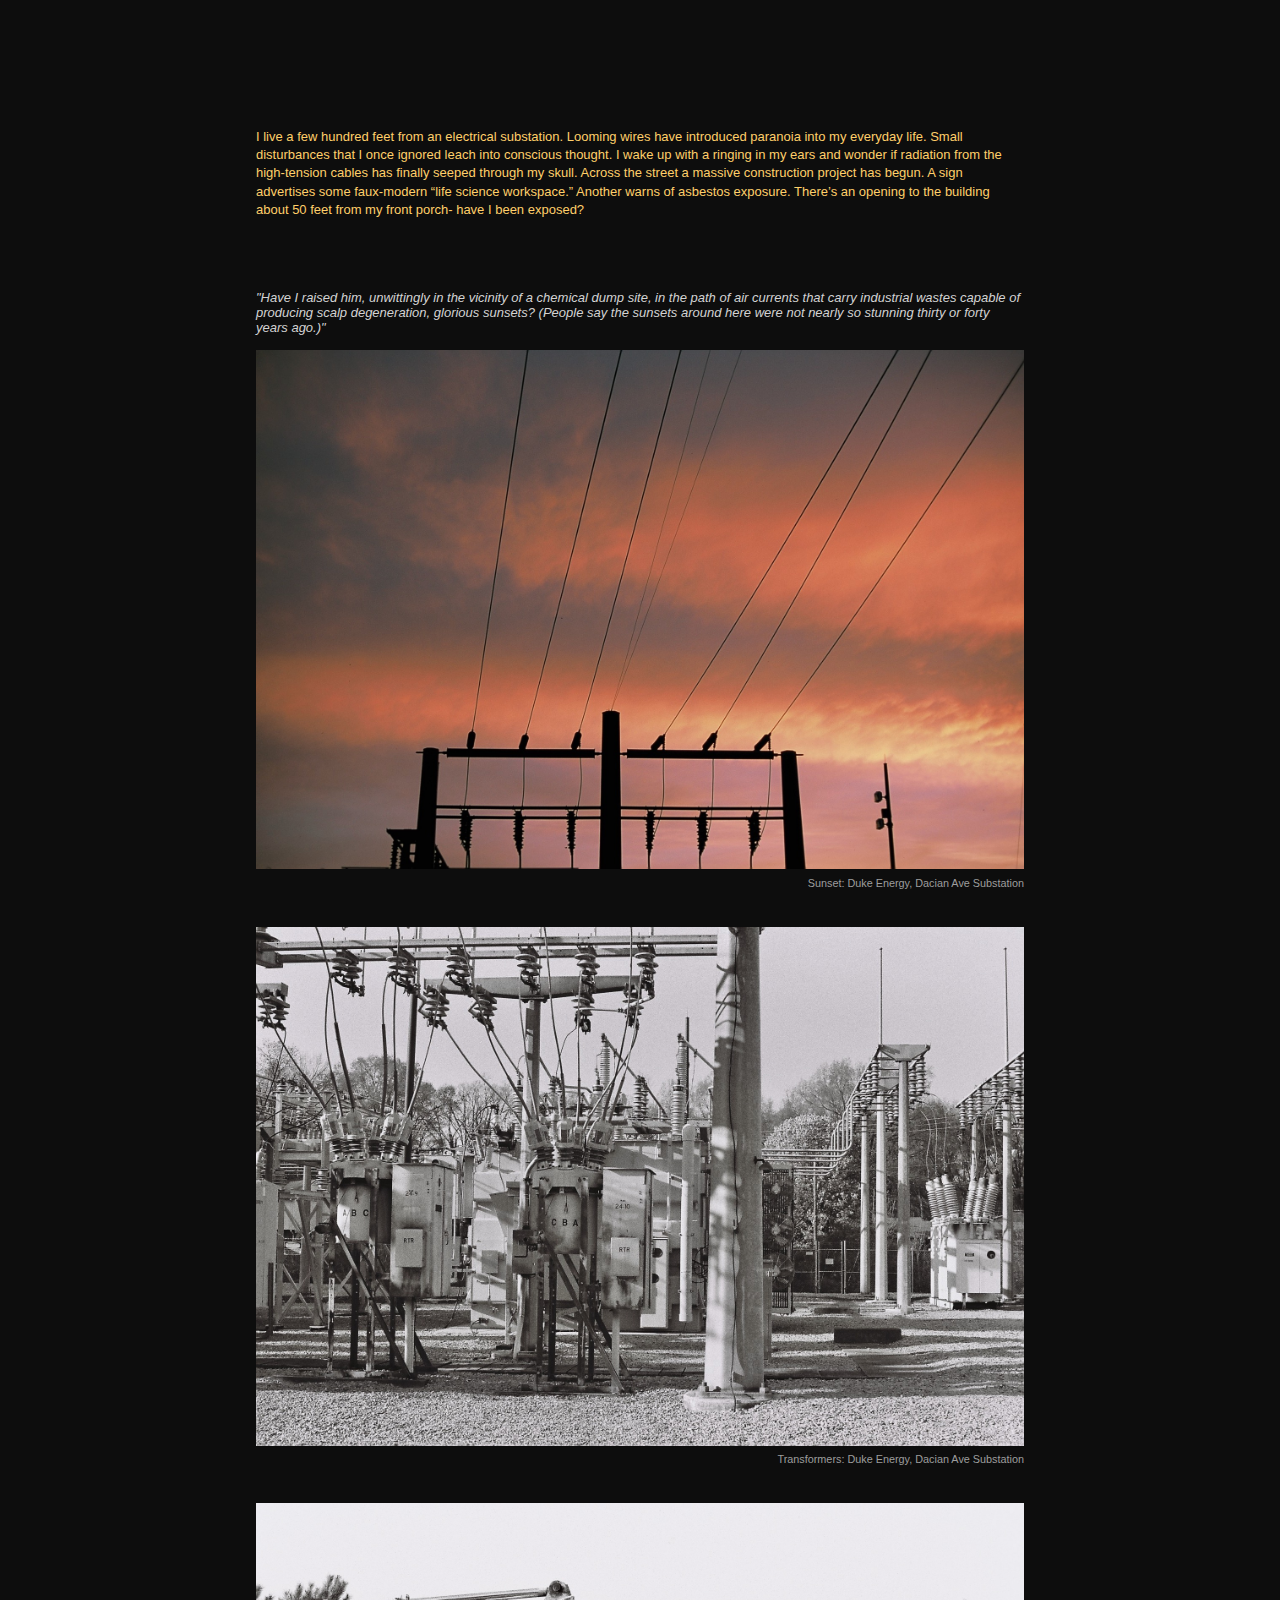
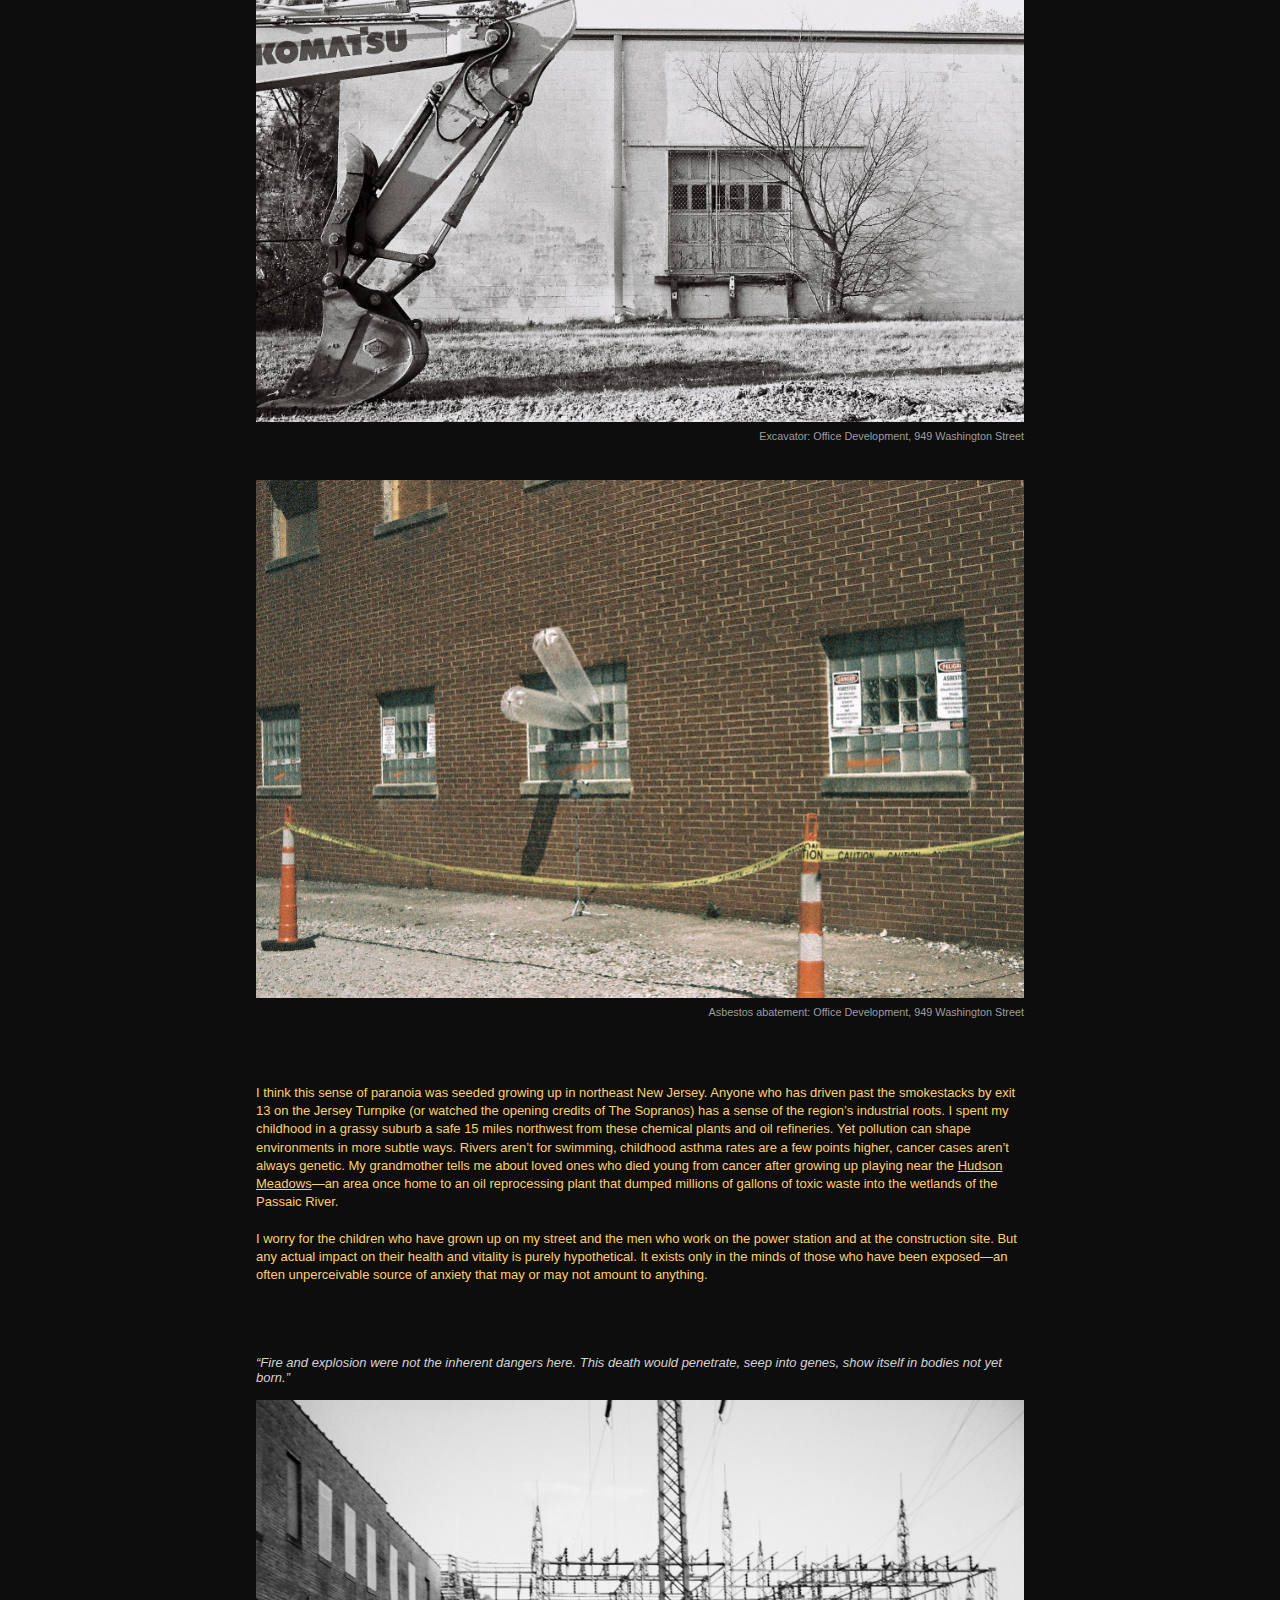
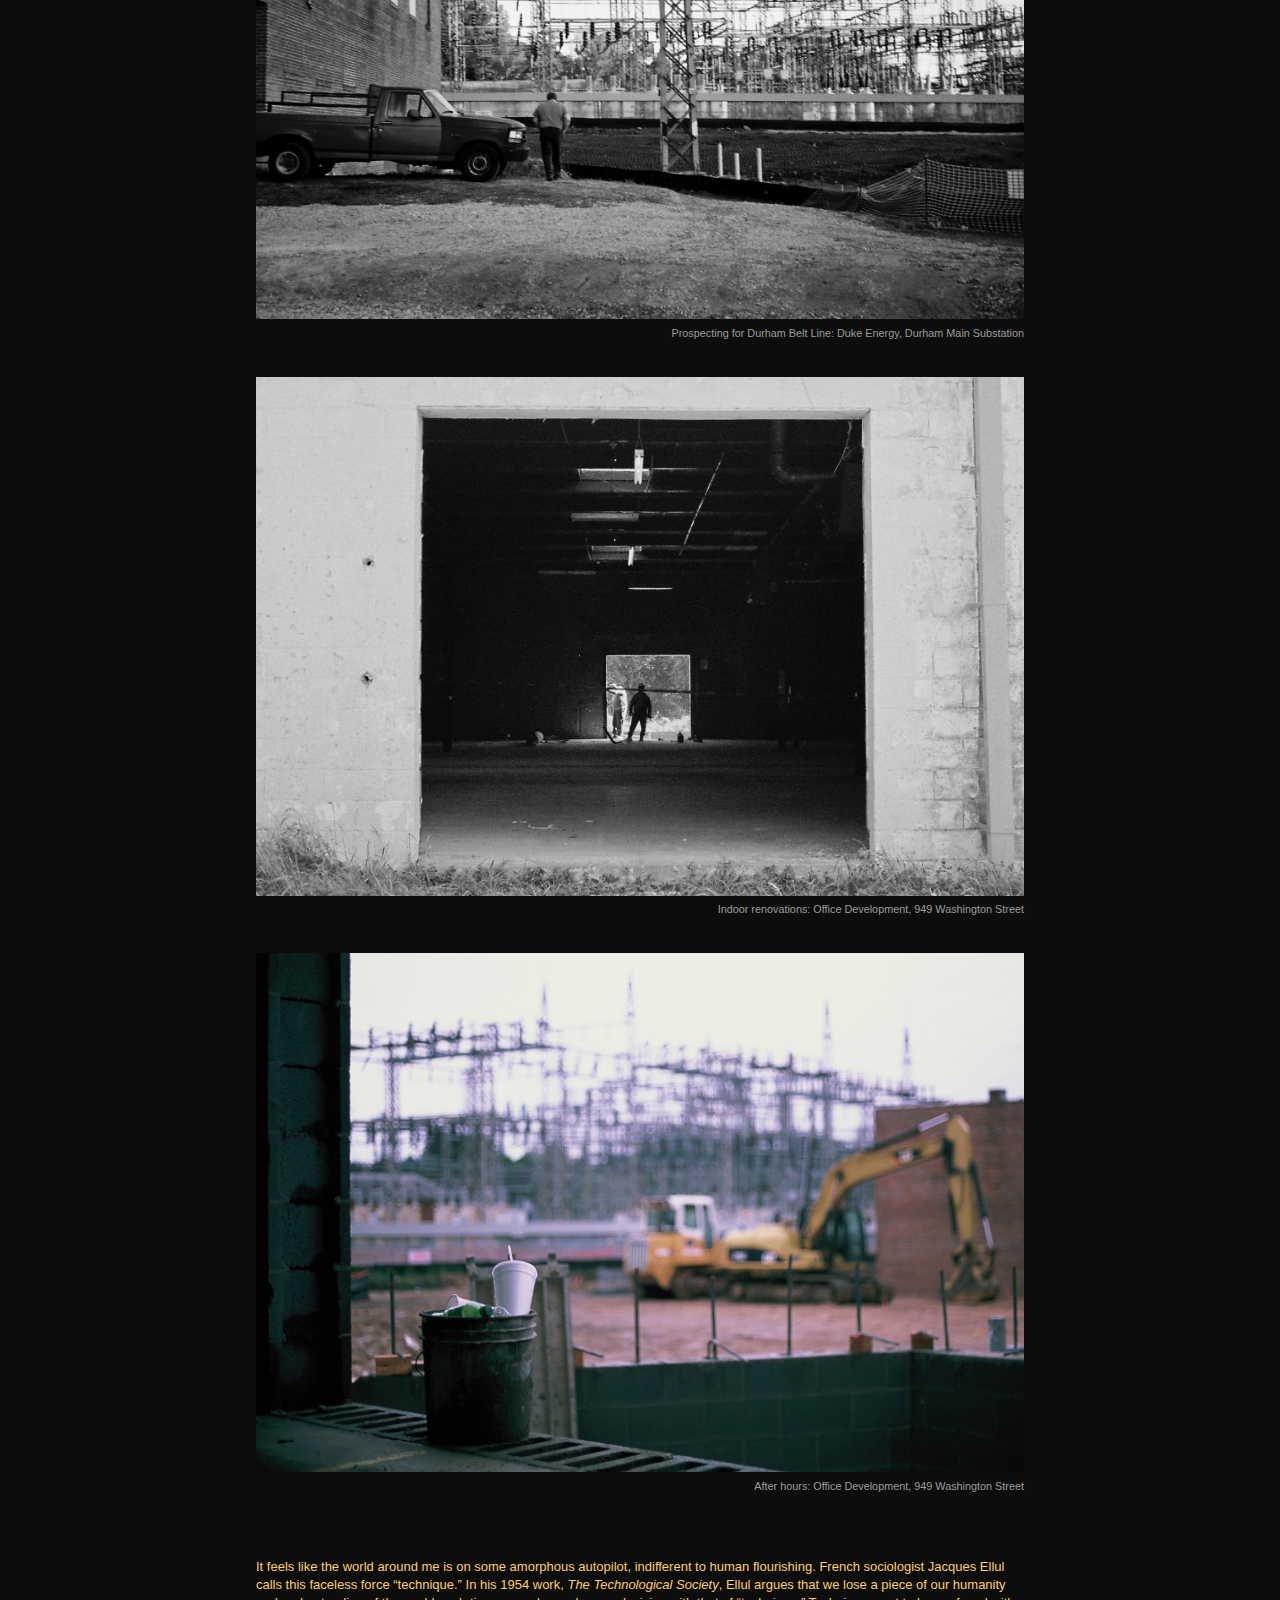
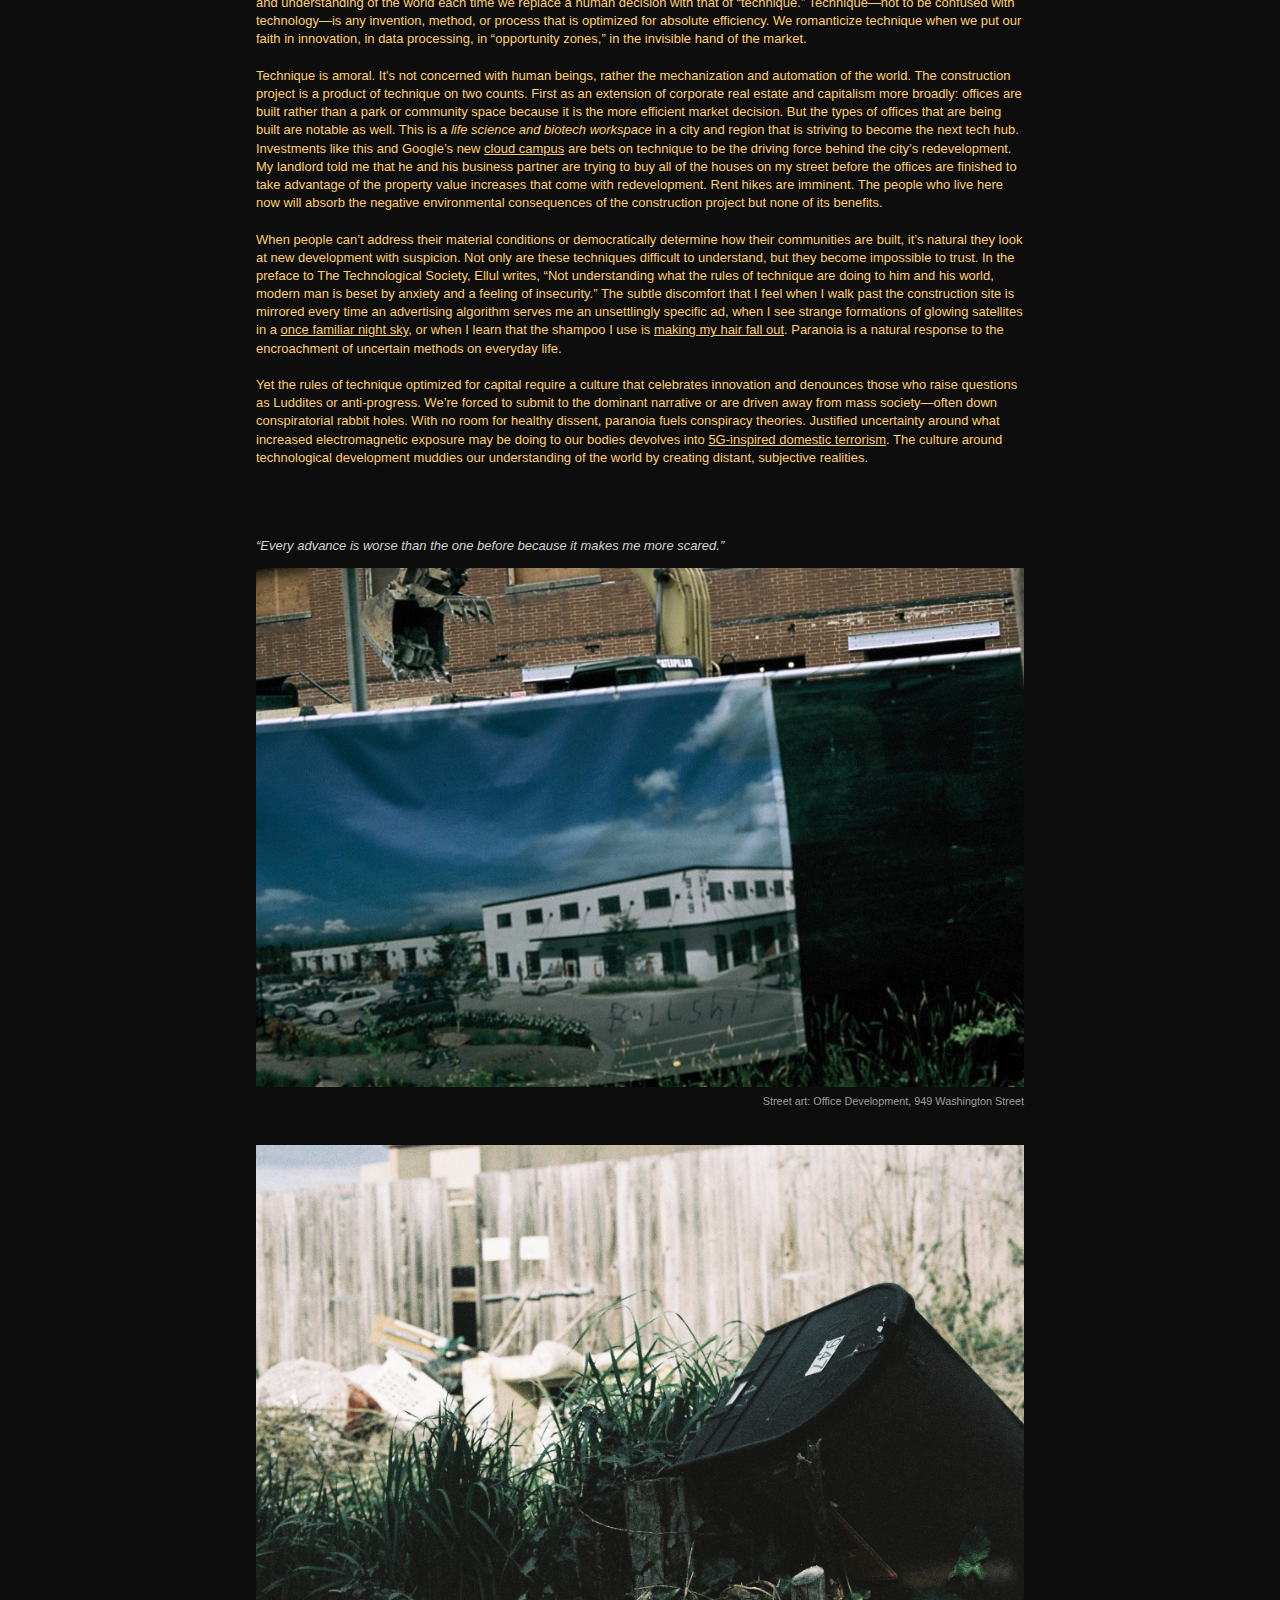
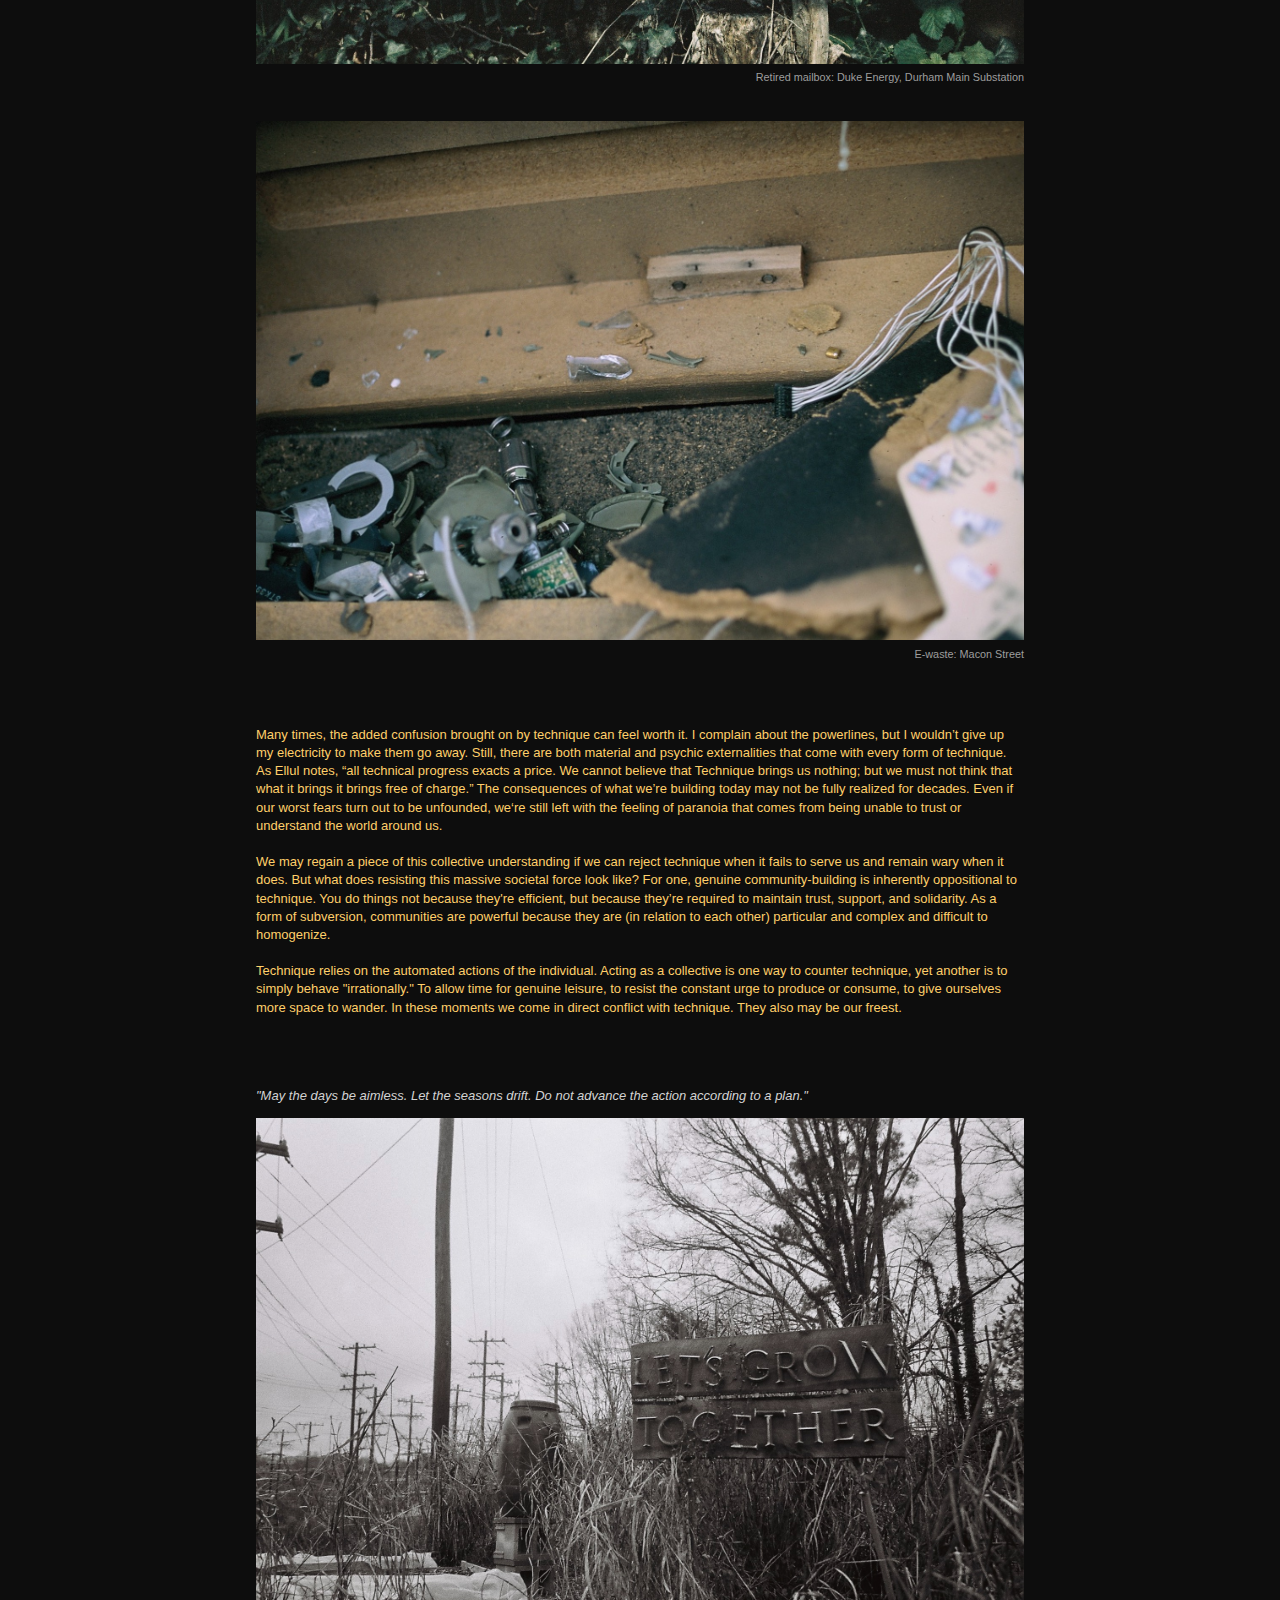
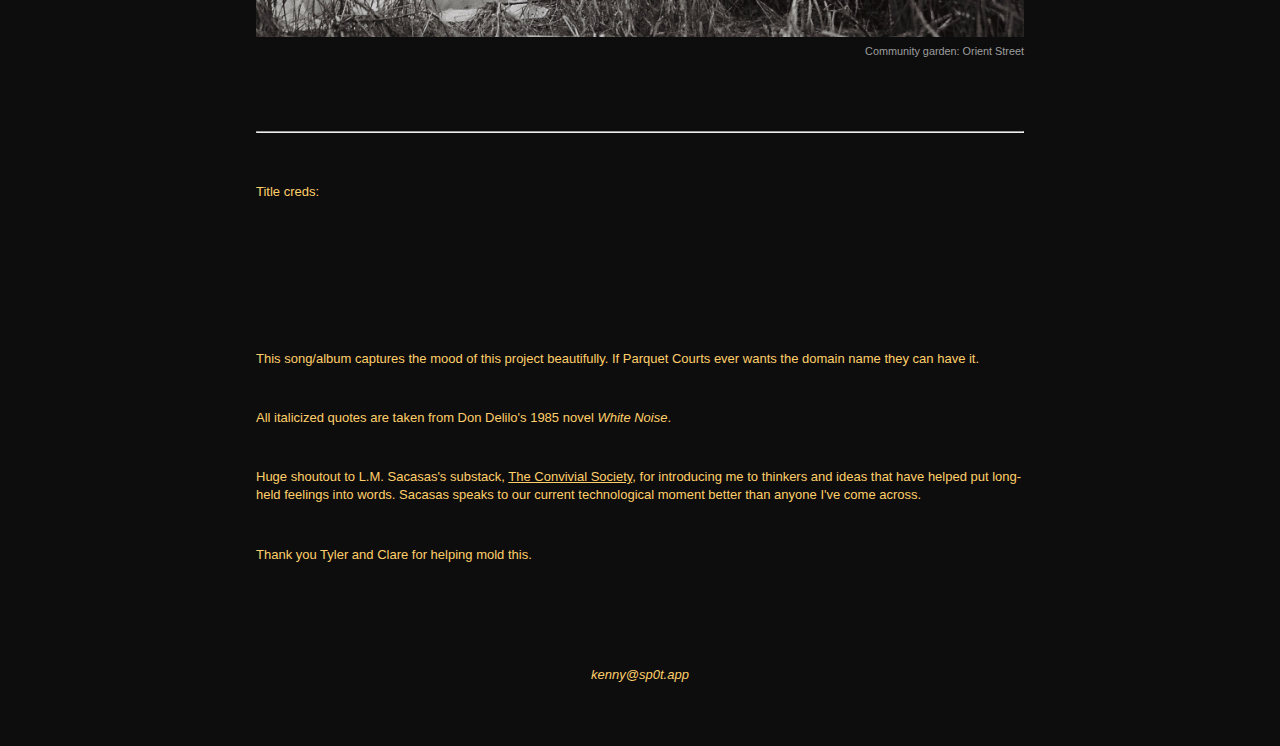
<file: index.html>
<!DOCTYPE html>
<!--[if lt IE 7]>      <html class="no-js lt-ie9 lt-ie8 lt-ie7"> <![endif]-->
<!--[if IE 7]>         <html class="no-js lt-ie9 lt-ie8"> <![endif]-->
<!--[if IE 8]>         <html class="no-js lt-ie9"> <![endif]-->
<!--[if gt IE 8]>      <html class="no-js"> <!--<![endif]-->
<html>
    <head>
        <meta charset="utf-8">
        <meta http-equiv="X-UA-Compatible" content="IE=edge">
        <title> Psycho Structures </title>
        <meta name="description" content="An exploration into technologically-induced paranoia through the lens of Jacques Ellul's technique">
        <meta name="viewport" content="width=device-width, initial-scale=1">
        <link rel="stylesheet" href="stylesheet.css">
        <link rel="icon" type="image/jpeg" href="Images/R1-06677-0031.jpeg">
    </head>
    <body class="body"> 
        <script src="" async defer></script>

        <p class="content"> 
            I live a few hundred feet from an electrical substation. Looming wires have introduced paranoia into my everyday life. 
            Small disturbances that I once ignored leach into conscious thought. 
            I wake up with a ringing in my ears and wonder if radiation from the high-tension cables has finally seeped through my skull. 
            Across the street a massive construction project has begun. A sign advertises some faux-modern “life science workspace.” Another warns of asbestos exposure. 
            There’s an opening to the building about 50 feet from my front porch- have I been exposed?
        </p>

        <br>
        <br>
        <br>

        <p class="quotes"> "Have I raised him, unwittingly in the vicinity of a chemical dump site, in the path of air currents that carry industrial wastes capable of producing scalp degeneration, glorious sunsets? 
            (People say the sunsets around here were not nearly so stunning thirty or forty years ago.)"</p>
        
        <img src="Images/R1-06677-0032.jpeg" alt="Sunset at powerlines", class="photo">
        <p class="captions">Sunset: Duke Energy, Dacian Ave Substation</p>
        <br>
        <img src="Images/R1-05410-0012.jpeg" alt="Main substation", class="photo">
        <p class="captions">Transformers: Duke Energy, Dacian Ave Substation</p>
        <br>
        <img src="Images/R1-05410-0007.jpeg" alt="Crane", class="photo">
        <p class="captions">Excavator: Office Development, 949 Washington Street</p>
        <br>
        <img src="Images/R1-05351-0016.jpeg" alt="Asbestos abatement" class="photo">
        <p class="captions">Asbestos abatement: Office Development, 949 Washington Street</p>
        <br>
        <br>
        
        <p class="content">
            I think this sense of paranoia was seeded growing up in northeast New Jersey. Anyone who has driven past the smokestacks by exit 13 on the Jersey Turnpike (or watched the opening credits of The Sopranos) has a sense of the region’s industrial roots. 
            I spent my childhood in a grassy suburb a safe 15 miles northwest from these chemical plants and oil refineries. 
            Yet pollution can shape environments in more subtle ways. Rivers aren’t for swimming, childhood asthma rates are a few points higher, cancer cases aren’t always genetic. 
            My grandmother tells me about loved ones who died young from cancer after growing up playing near the <a class="link", href=https://www.nj.com/hudson/2020/10/who-will-foot-24m-bill-to-clean-up-of-one-of-hudson-countys-most-polluted-sites.html>Hudson Meadows</a>—an area once home to an oil reprocessing plant that dumped millions of gallons of toxic waste into the wetlands of the Passaic River. 
            <br>
            <br>
            I worry for the children who have grown up on my street and the men who work on the power station and at the construction site. 
            But any actual impact on their health and vitality is purely hypothetical. It exists only in the minds of those who have been exposed—an often unperceivable source of anxiety that may or may not amount to anything.
        </p>

        <br>
        <br>
        <br>

        <p class="quotes"> “Fire and explosion were not the inherent dangers here. This death would penetrate, seep into genes, show itself in bodies not yet born.” </p>

        <img src="Images/R1-05350-0021.jpeg" alt="Man at substation", class="photo">
        <p class="captions">Prospecting for Durham Belt Line: Duke Energy, Durham Main Substation</p>
        <br>
        <img src="Images/R1-05351-0007.jpeg" alt="Men at construction site", class="photo">
        <p class="captions">Indoor renovations: Office Development, 949 Washington Street</p>
        <br>
        <img src="Images/R1-06677-0025.jpeg" alt="Trash at construction site", class="photo">
        <p class="captions">After hours: Office Development, 949 Washington Street</p>
        <br>
        <br>

        <p class="content"> 
            It feels like the world around me is on some amorphous autopilot, indifferent to human flourishing. French sociologist Jacques Ellul calls this faceless force “technique.” 
            In his 1954 work, <i>The Technological Society</i>, Ellul argues that we lose a piece of our humanity and understanding of the world each time we replace a human decision with that of “technique.” 
            Technique—not to be confused with technology—is any invention, method, or process that is optimized for absolute efficiency. We romanticize technique when we put our faith in innovation, in data processing, in “opportunity zones,” in the invisible hand of the market.
            <br>
            <br>
            Technique is amoral. It's not concerned with human beings, rather the mechanization and automation of the world. The construction project is a product of technique on two counts. 
            First as an extension of corporate real estate and capitalism more broadly: offices are built rather than a park or community space because it is the more efficient market decision. 
            But the types of offices that are being built are notable as well. This is a <i>life science and biotech workspace</i> in a city and region that is striving to become the next tech hub.
            Investments like this and Google’s new <a class="link", href=https://www.newsobserver.com/news/business/article250013204.html>cloud campus</a> are bets on technique to be the driving force behind the city’s redevelopment. 
            My landlord told me that he and his business partner are trying to buy all of the houses on my street before the offices are finished to take advantage of the property value increases that come with redevelopment. Rent hikes are imminent. 
            The people who live here now will absorb the negative environmental consequences of the construction project but none of its benefits.
            <br>
            <br>
            When people can’t address their material conditions or democratically determine how their communities are built, it’s natural they look at new development with suspicion. 
            Not only are these techniques difficult to understand, but they become impossible to trust. 
            In the preface to The Technological Society, Ellul writes, “Not understanding what the rules of technique are doing to him and his world, modern man is beset by anxiety and a feeling of insecurity.”  
            The subtle discomfort that I feel when I walk past the construction site is mirrored every time an advertising algorithm serves me an unsettlingly specific ad, when I see strange formations of glowing satellites in a <a class="link", href=https://theconvivialsociety.substack.com/p/what-did-we-lose-when-we-lost-the>once familiar night sky</a>, or when I learn that the shampoo I use is <a class="link", href=https://www.classaction.org/blog/class-action-lawsuit-claims-ogx-shampoos-conditioners-may-cause-scalp-irritation-hair-loss>making my hair fall out</a>. 
            Paranoia is a natural response to the encroachment of uncertain methods on everyday life.
            <br>
            <br>
            Yet the rules of technique optimized for capital require a culture that celebrates innovation and denounces those who raise questions as Luddites or anti-progress. 
            We’re forced to submit to the dominant narrative or are driven away from mass society—often down conspiratorial rabbit holes. With no room for healthy dissent, paranoia fuels conspiracy theories. 
            Justified uncertainty around what increased electromagnetic exposure may be doing to our bodies devolves into <a class="link", href=https://thebaffler.com/salvos/escape-from-electrosmog-malmgren>5G-inspired domestic terrorism</a>. The culture around technological development muddies our understanding of the world by creating distant, subjective realities.
        </p>

        <br>
        <br>
        <br>

        <p class="quotes"> “Every advance is worse than the one before because it makes me more scared.” </p>

        <img src="Images/R1-06677-0029.jpeg" alt="Construction site grafitti", class="photo">
        <p class="captions">Street art: Office Development, 949 Washington Street</p>
        <br>
        <img src="Images/R1-05351-0032.jpeg" alt="Mailbox", class="photo">
        <p class="captions">Retired mailbox: Duke Energy, Durham Main Substation</p>
        <br>
        <img src="Images/R1-06677-0002.jpeg" alt="E-waste", class="photo">
        <p class="captions">E-waste: Macon Street</p>
        <br>
        <br>

        <p class="content"> 
            Many times, the added confusion brought on by technique can feel worth it. I complain about the powerlines, but I wouldn’t give up my electricity to make them go away. 
            Still, there are both material and psychic externalities that come with every form of technique. As Ellul notes, “all technical progress exacts a price. 
            We cannot believe that Technique brings us nothing; but we must not think that what it brings it brings free of charge.” The consequences of what we’re building today may not be fully realized for decades. 
            Even if our worst fears turn out to be unfounded, we‘re still left with the feeling of paranoia that comes from being unable to trust or understand the world around us.
            <br>
            <br>
            We may regain a piece of this collective understanding if we can reject technique when it fails to serve us and remain wary when it does. 
            But what does resisting this massive societal force look like? For one, genuine community-building is inherently oppositional to technique. 
            You do things not because they're efficient, but because they’re required to maintain trust, support, and solidarity. 
            As a form of subversion, communities are powerful because they are (in relation to each other) particular and complex and difficult to homogenize. 
            <br>
            <br>
            Technique relies on the automated actions of the individual. Acting as a collective is one way to counter technique, yet another is to simply behave "irrationally."
            To allow time for genuine leisure, to resist the constant urge to produce or consume, to give ourselves more space to wander. 
            In these moments we come in direct conflict with technique. They also may be our freest.
        
        </p> 

        <br>
        <br>
        <br>

        <p class="quotes"> "May the days be aimless. Let the seasons drift. Do not advance the action according to a plan." </p>

        <img src="Images/R1-03423-0009.jpeg" alt="Let's grow together", class="photo">
        <p class="captions">Community garden: Orient Street</p>
        <br>
        <br>
        <br>

        <hr> 
        <br>
        <br>
        
        <p class="content"> Title creds:</p>
        <iframe style="border: 0; width: 100%; height: 120px;" src="https://bandcamp.com/EmbeddedPlayer/album=300661983/size=large/bgcol=333333/linkcol=ffffff/tracklist=false/artwork=small/track=1220313845/transparent=true/" seamless><a href="https://parquetcourts.bandcamp.com/album/content-nausea">Content Nausea by Parquet Courts</a></iframe>
        <p class="content"> This song/album captures the mood of this project beautifully. If Parquet Courts ever wants the domain name they can have it. </p>

        <br>

        <p class="content"> All italicized quotes are taken from Don Delilo's 1985 novel <i>White Noise</i>.</p>
       
        <br>
        
        <p class="content"> Huge shoutout to L.M. Sacasas's substack, <a class="link", href=https://theconvivialsociety.substack.com/>The Convivial Society</a>, for introducing me to thinkers and ideas that have helped put long-held feelings into words. Sacasas speaks to our current technological moment better than anyone I've come across.</p>

        <br> 

        <p class="content"> Thank you Tyler and Clare for helping mold this. </p>

        <br>
        <br>
        <br>
        <br>
        <br>
        <br>
        
        <footer class="footer"> <address> kenny@sp0t.app </address> </footer>
</html>
</file>
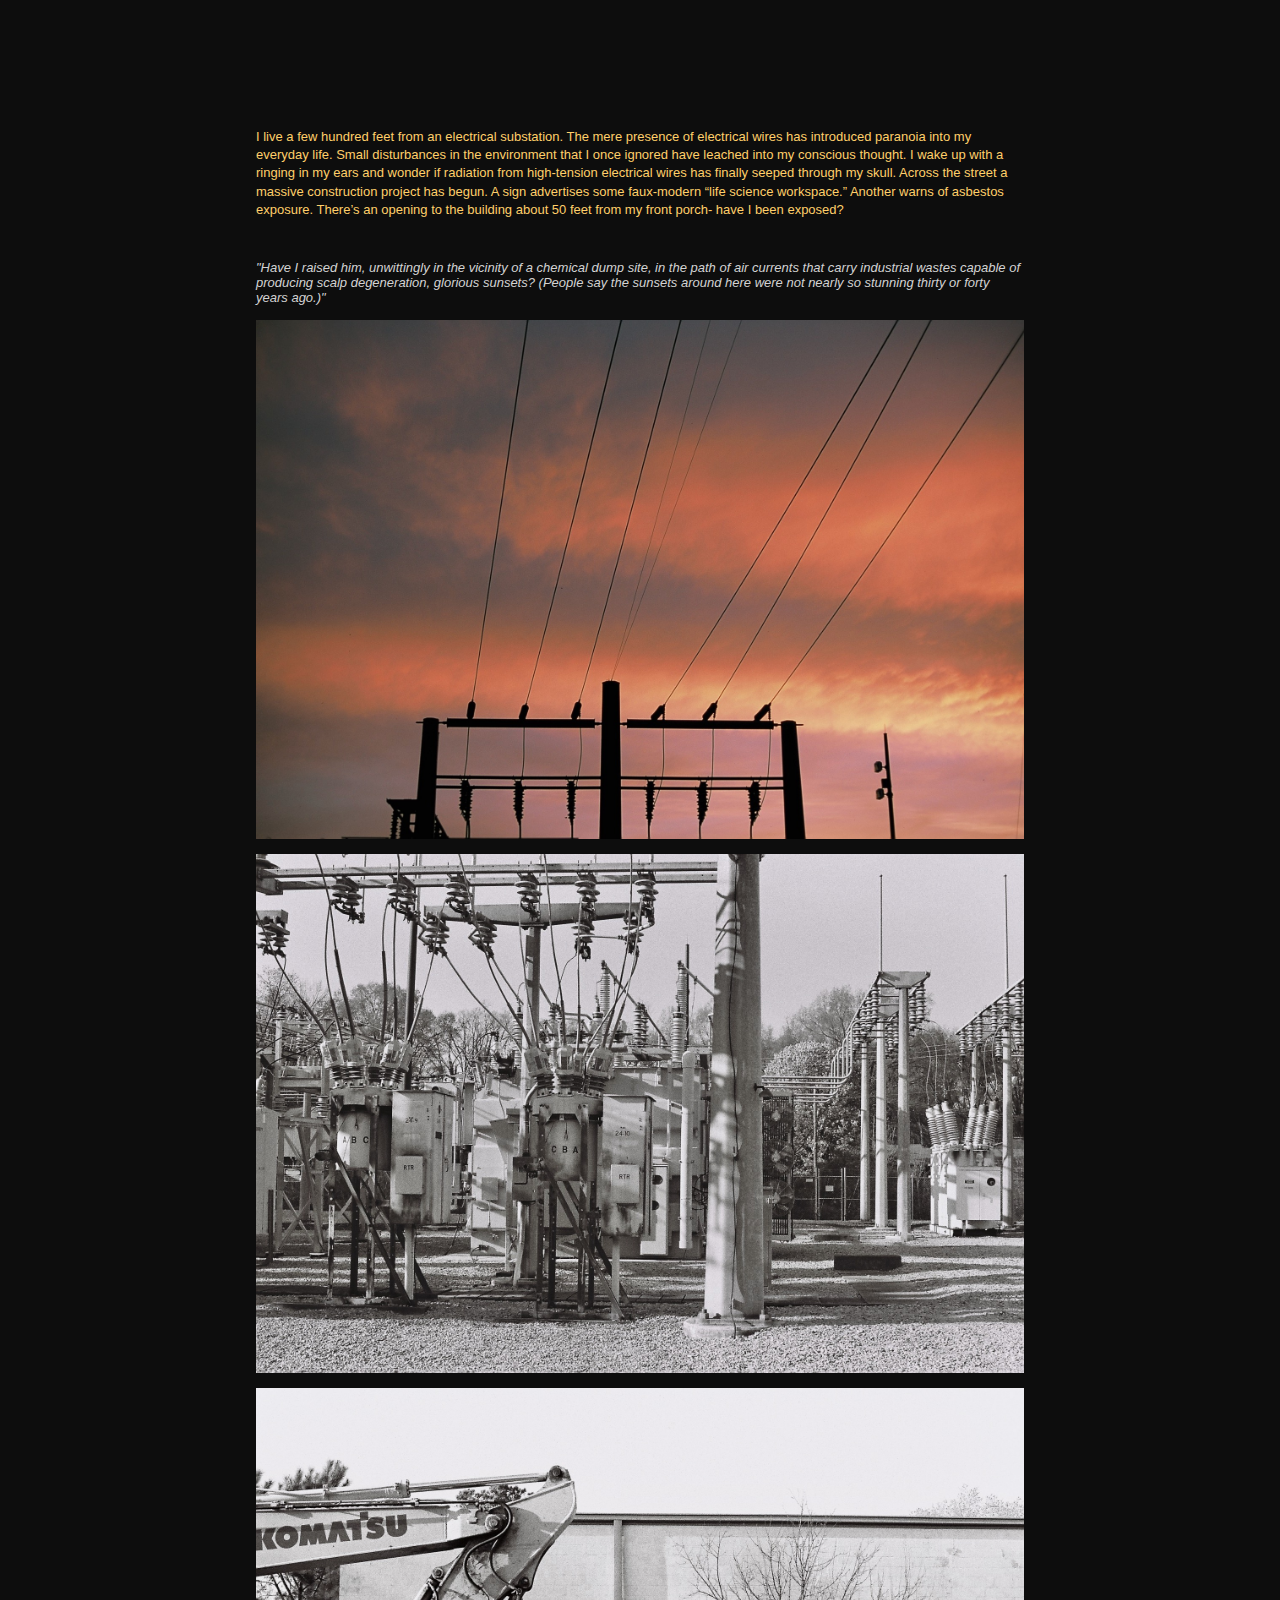
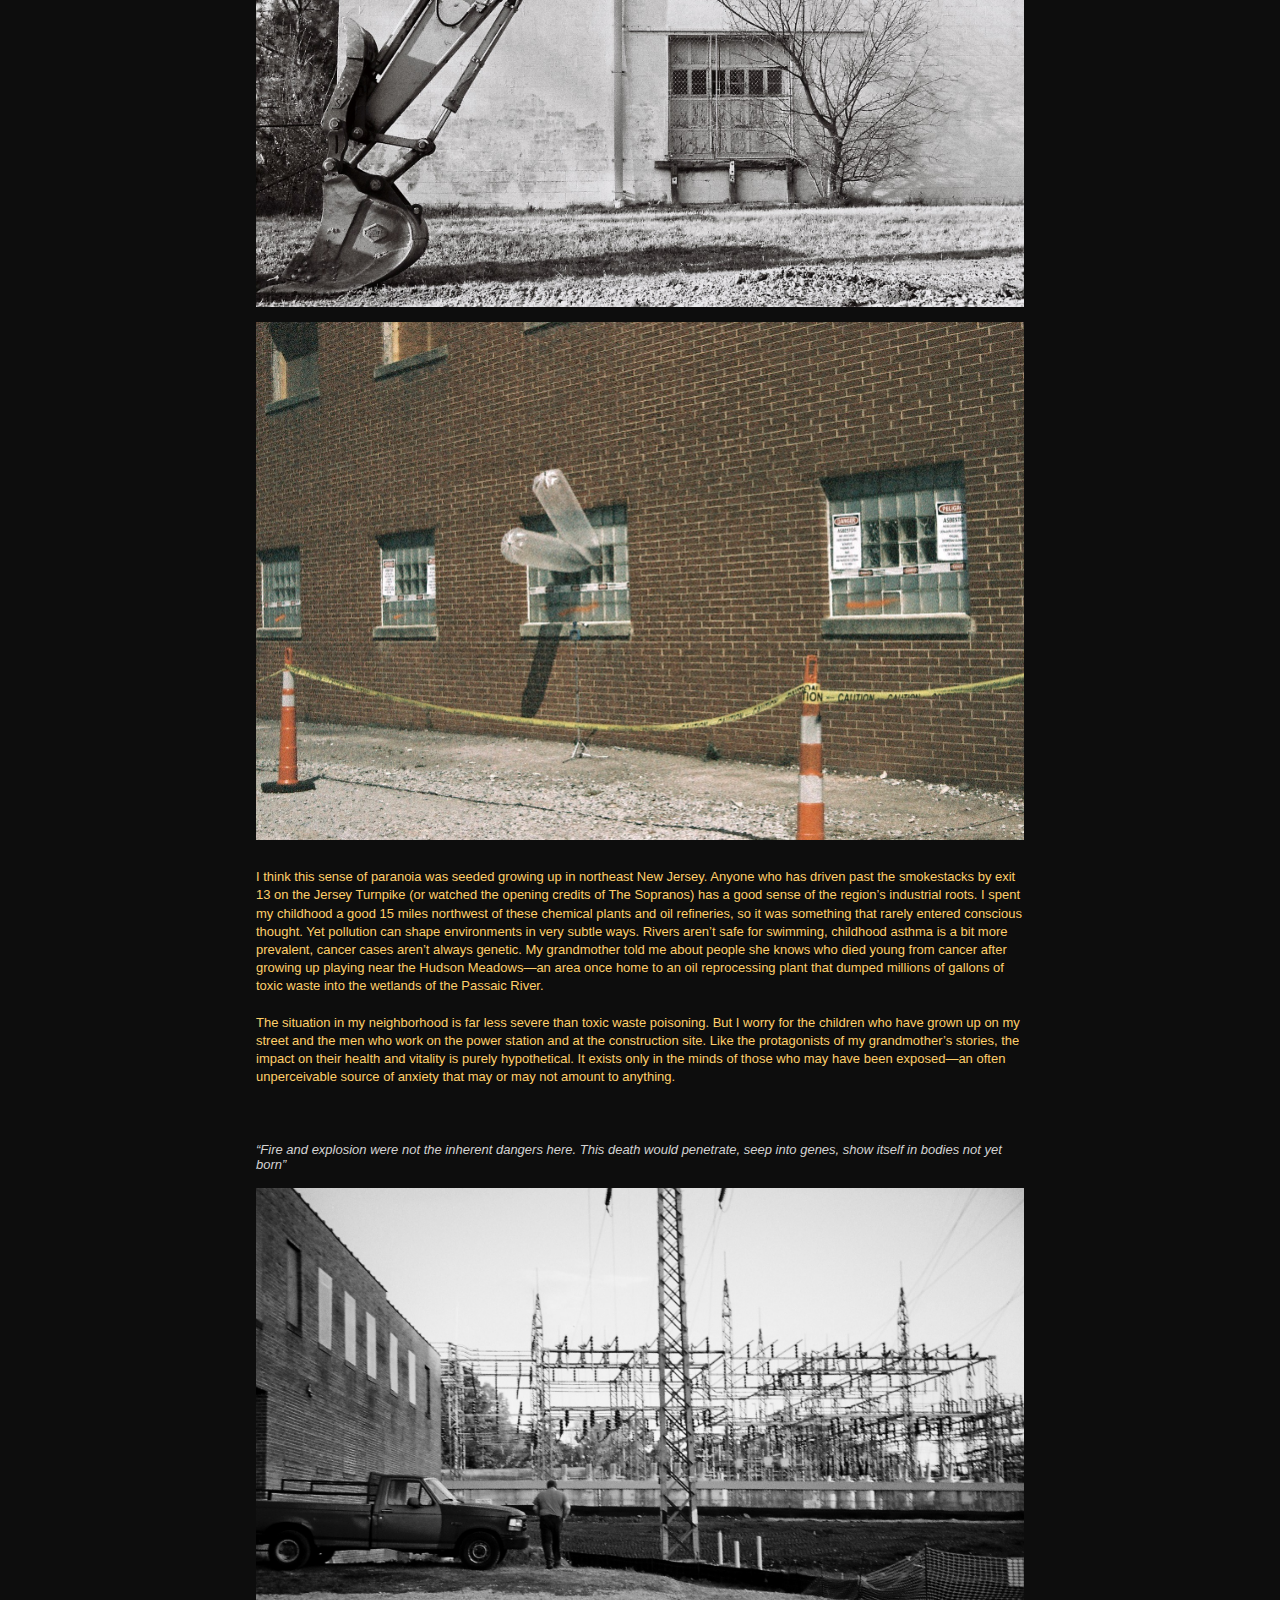
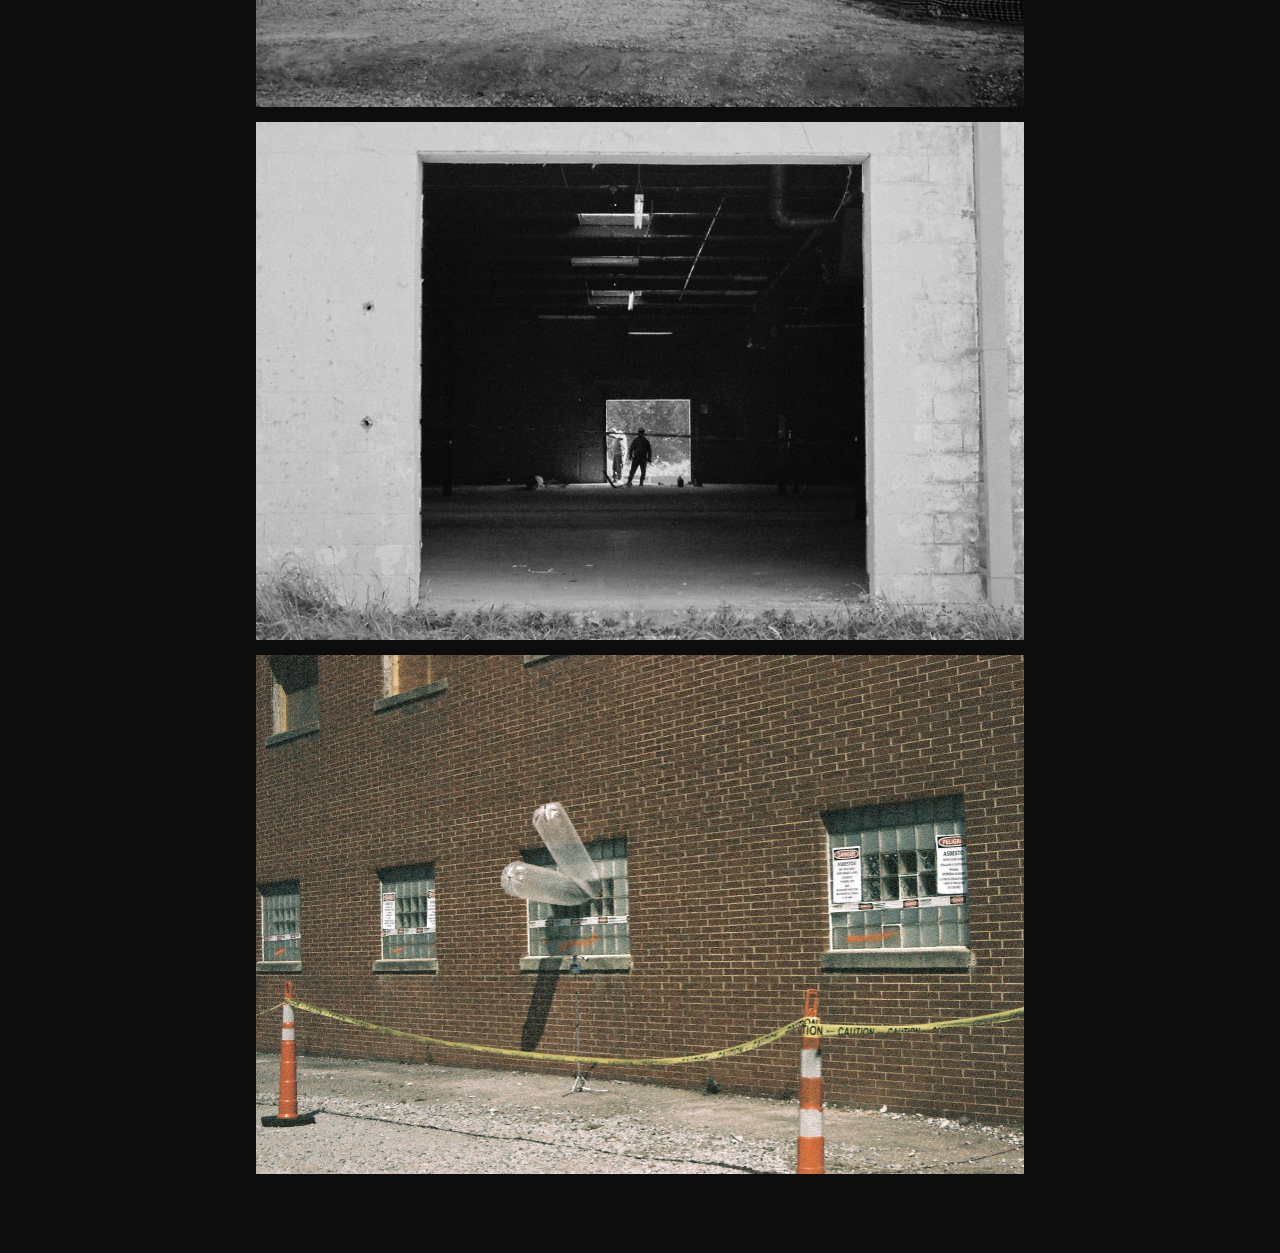
<file: psychostructures.html>
<!DOCTYPE html>
<!--[if lt IE 7]>      <html class="no-js lt-ie9 lt-ie8 lt-ie7"> <![endif]-->
<!--[if IE 7]>         <html class="no-js lt-ie9 lt-ie8"> <![endif]-->
<!--[if IE 8]>         <html class="no-js lt-ie9"> <![endif]-->
<!--[if gt IE 8]>      <html class="no-js"> <!--<![endif]-->
<html>
    <head>
        <meta charset="utf-8">
        <meta http-equiv="X-UA-Compatible" content="IE=edge">
        <title> </title>
        <meta name="description" content="">
        <meta name="viewport" content="width=device-width, initial-scale=1">
        <link rel="stylesheet" href="stylesheet.css">
    </head>
    <body class="body"> 
        <script src="" async defer></script>

        <p class="content"> 
            I live a few hundred feet from an electrical substation. The mere presence of electrical wires has introduced paranoia into my everyday life. Small disturbances in the environment that I once ignored have leached into my conscious thought. I wake up with a ringing in my ears and wonder if radiation from high-tension electrical wires has finally seeped through my skull. Across the street a massive construction project has begun. A sign advertises some faux-modern “life science workspace.” Another warns of asbestos exposure. There’s an opening to the building about 50 feet from my front porch- have I been exposed? 
        </p>

        <br>

        <p class="quotes"> "Have I raised him, unwittingly in the vicinity of a chemical dump site, in the path of air currents that carry industrial wastes capable of producing scalp degeneration, glorious sunsets? (People say the sunsets around here were not nearly so stunning thirty or forty years ago.)" </p>

        <img src="Images/R1-06677-0032.jpeg" alt="Sunset at powerlines", class="photo">
        <br>
        <img src="Images/R1-05410-0012.jpeg" alt="Main substation", class="photo">
        <br>
        <img src="Images/R1-05410-0007.jpeg" alt="Crane", class="photo">
        <br>
        <img src="Images/R1-05351-0016.jpeg" alt="Asbestos abatement" class="photo">
        <br>

        <p class="content">
            I think this sense of paranoia was seeded growing up in northeast New Jersey. Anyone who has driven past the smokestacks by exit 13 on the Jersey Turnpike (or watched the opening credits of The Sopranos) has a good sense of the region’s industrial roots. I spent my childhood a good 15 miles northwest of these chemical plants and oil refineries, so it was something that rarely entered conscious thought. Yet pollution can shape environments in very subtle ways. Rivers aren’t safe for swimming, childhood asthma is a bit more prevalent, cancer cases aren’t always genetic. My grandmother told me about people she knows who died young from cancer after growing up playing near the Hudson Meadows—an area once home to an oil reprocessing plant that dumped millions of gallons of toxic waste into the wetlands of the Passaic River. 
            <br>
            <br>
            The situation in my neighborhood is far less severe than toxic waste poisoning. But I worry for the children who have grown up on my street and the men who work on the power station and at the construction site. Like the protagonists of my grandmother’s stories, the impact on their health and vitality is purely hypothetical. It exists only in the minds of those who may have been exposed—an often unperceivable source of anxiety that may or may not amount to anything.
        </p>

        <br>
        <br>

        <p class="quotes"> “Fire and explosion were not the inherent dangers here. This death would penetrate, seep into genes, show itself in bodies not yet born” </p>

        <img src="Images/R1-05350-0021.jpeg" alt="Man at substation", class="photo">
        <br>
        <img src="Images/R1-05351-0007.jpeg" alt="Men at construction site", class="photo">
        <br>
        <img src="Images/R1-05351-0016.jpeg" alt="Trash at construction site", class="photo">
        <br>

    </body>
</html>
</file>
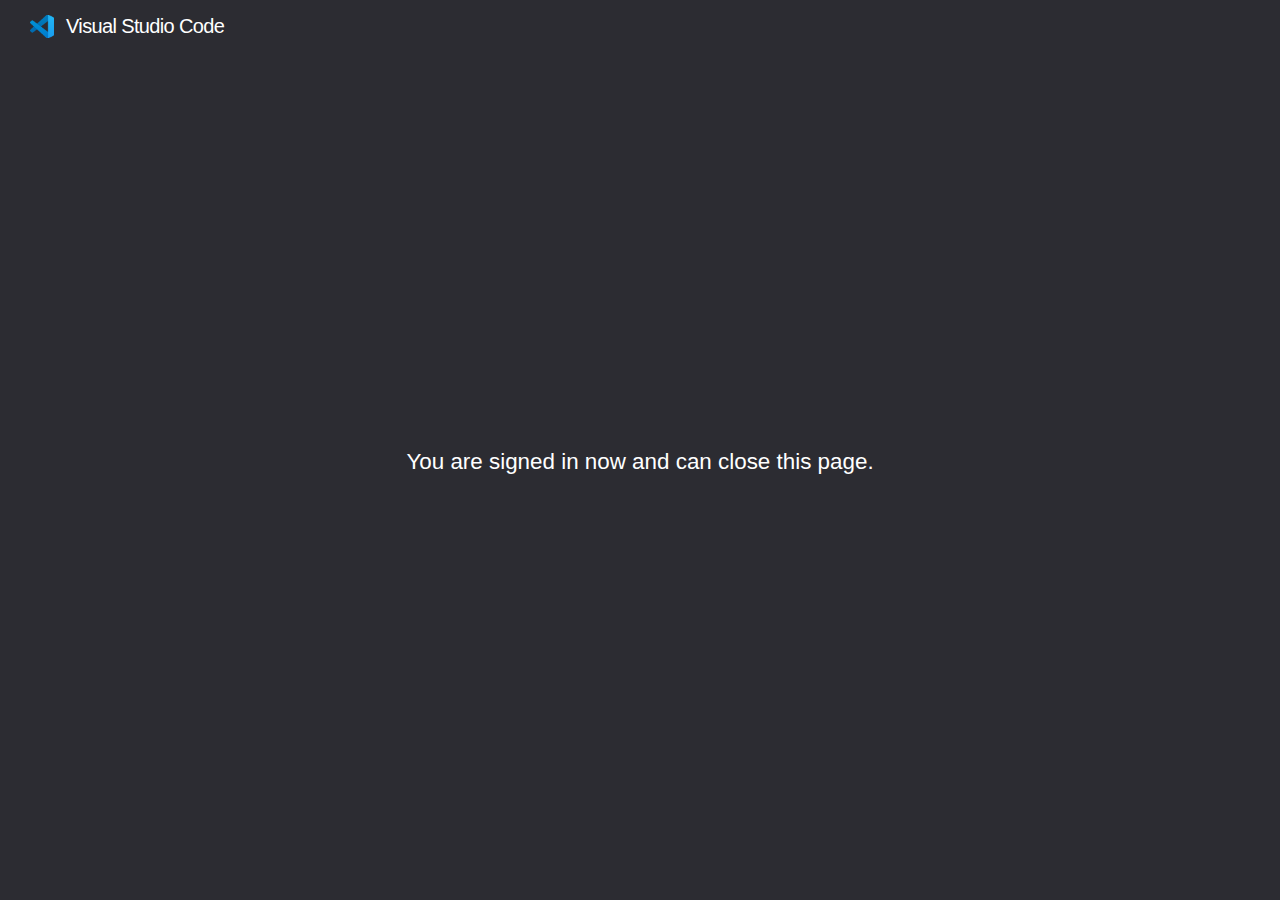
<file: Contents/Resources/app/extensions/microsoft-authentication/media/auth.html>
<!-- Copyright (C) Microsoft Corporation. All rights reserved. -->
<!DOCTYPE html>
<html>

<head>
	<meta charset="utf-8" />
	<meta http-equiv="X-UA-Compatible" content="IE=edge">
	<title>Azure Account - Sign In</title>
	<meta name="viewport" content="width=device-width, initial-scale=1">
	<link rel="stylesheet" type="text/css" media="screen" href="auth.css" />
</head>

<body>
	<a class="branding" href="https://code.visualstudio.com/">
		Visual Studio Code
	</a>
	<div class="message-container">
		<div class="message">
			You are signed in now and can close this page.
		</div>
		<div class="error-message">
			An error occurred while signing in:
			<div class="error-text"></div>
		</div>
	</div>
	<script>
		var search = window.location.search;
		var error = (/[?&^]error=([^&]+)/.exec(search) || [])[1];
		if (error) {
			document.querySelector('.error-text')
				.textContent = decodeURIComponent(error);
			document.querySelector('body')
				.classList.add('error');
		}
	</script>
</body>

</html>
</file>
<file: stylesheet.css>
.body {
    background-color:#0D0D0D; 
    color:#ffcf6a; 
    font-family: Trebuchet MS, sans-serif;
    font-size: small;
    margin-top: 10%;
    margin-bottom: 5%;
    margin-left: 20%;
    margin-right: 20%;
}

.quotes {
    font-style: italic;
    text-align: left;
    color:lightgray;
    margin-bottom: 2%;
}

@media only screen and (max-width: 768px) {

    .body {
        margin-left: 6%;
        margin-right: 6%;
    }

    .quotes {
        margin-bottom: 5%;
    }
 }

.photo {
    display: block;
    margin-left: auto;
    margin-right: auto;
    width: 100%;
  } 

 
  .captions {
      color: #9d9d9d;
      font-size: smaller;
      text-align: right;
      margin-bottom: 3%;
      margin-top: 1%;
  }

  .content {
      line-height: 1.4;
  }

  .footer {
    text-align: center;
  }

  a:link {
      color:#ffcf6a;
  }

  a:visited {
      color:#ffcf6a;
  }
</file>
<file: Contents/Resources/app/extensions/microsoft-authentication/media/auth.css>
/*---------------------------------------------------------------------------------------------
 *  Copyright (c) Microsoft Corporation. All rights reserved.
 *  Licensed under the MIT License. See License.txt in the project root for license information.
 *--------------------------------------------------------------------------------------------*/

html {
	height: 100%;
}

body {
	box-sizing: border-box;
	min-height: 100%;
	margin: 0;
	padding: 15px 30px;
	display: flex;
	flex-direction: column;
	color: white;
	font-family: "Segoe UI","Helvetica Neue","Helvetica",Arial,sans-serif;
	background-color: #2C2C32;
}

.branding {
	background-image: url('[data-uri]');
	background-size: 24px;
	background-repeat: no-repeat;
	background-position: left center;
	padding-left: 36px;
	font-size: 20px;
	letter-spacing: -0.04rem;
	font-weight: 400;
	color: white;
	text-decoration: none;
}

.message-container {
	flex-grow: 1;
	display: flex;
	align-items: center;
	justify-content: center;
	margin: 0 30px;
}

.message {
	font-weight: 300;
	font-size: 1.4rem;
}

body.error .message {
	display: none;
}

body.error .error-message {
	display: block;
}

.error-message {
	display: none;
	font-weight: 300;
	font-size: 1.3rem;
}

.error-text {
	color: red;
	font-size: 1rem;
}

@font-face {
	font-family: 'Segoe UI';
	src: url("https://c.s-microsoft.com/static/fonts/segoe-ui/west-european/light/latest.eot"),url("https://c.s-microsoft.com/static/fonts/segoe-ui/west-european/light/latest.eot?#iefix") format("embedded-opentype");
	src: local("Segoe UI Light"),url("https://c.s-microsoft.com/static/fonts/segoe-ui/west-european/light/latest.woff2") format("woff2"),url("https://c.s-microsoft.com/static/fonts/segoe-ui/west-european/light/latest.woff") format("woff"),url("https://c.s-microsoft.com/static/fonts/segoe-ui/west-european/light/latest.ttf") format("truetype"),url("https://c.s-microsoft.com/static/fonts/segoe-ui/west-european/light/latest.svg#web") format("svg");
	font-weight: 200
}

@font-face {
	font-family: 'Segoe UI';
	src: url("https://c.s-microsoft.com/static/fonts/segoe-ui/west-european/semilight/latest.eot"),url("https://c.s-microsoft.com/static/fonts/segoe-ui/west-european/semilight/latest.eot?#iefix") format("embedded-opentype");
	src: local("Segoe UI Semilight"),url("https://c.s-microsoft.com/static/fonts/segoe-ui/west-european/semilight/latest.woff2") format("woff2"),url("https://c.s-microsoft.com/static/fonts/segoe-ui/west-european/semilight/latest.woff") format("woff"),url("https://c.s-microsoft.com/static/fonts/segoe-ui/west-european/semilight/latest.ttf") format("truetype"),url("https://c.s-microsoft.com/static/fonts/segoe-ui/west-european/semilight/latest.svg#web") format("svg");
	font-weight: 300
}

@font-face {
	font-family: 'Segoe UI';
	src: url("https://c.s-microsoft.com/static/fonts/segoe-ui/west-european/normal/latest.eot"),url("https://c.s-microsoft.com/static/fonts/segoe-ui/west-european/normal/latest.eot?#iefix") format("embedded-opentype");
	src: local("Segoe UI"),url("https://c.s-microsoft.com/static/fonts/segoe-ui/west-european/normal/latest.woff2") format("woff"),url("https://c.s-microsoft.com/static/fonts/segoe-ui/west-european/normal/latest.woff") format("woff"),url("https://c.s-microsoft.com/static/fonts/segoe-ui/west-european/normal/latest.ttf") format("truetype"),url("https://c.s-microsoft.com/static/fonts/segoe-ui/west-european/normal/latest.svg#web") format("svg");
	font-weight: 400
}

@font-face {
	font-family: 'Segoe UI';
	src: url("https://c.s-microsoft.com/static/fonts/segoe-ui/west-european/semibold/latest.eot"),url("https://c.s-microsoft.com/static/fonts/segoe-ui/west-european/semibold/latest.eot?#iefix") format("embedded-opentype");
	src: local("Segoe UI Semibold"),url("https://c.s-microsoft.com/static/fonts/segoe-ui/west-european/semibold/latest.woff2") format("woff"),url("https://c.s-microsoft.com/static/fonts/segoe-ui/west-european/semibold/latest.woff") format("woff"),url("https://c.s-microsoft.com/static/fonts/segoe-ui/west-european/semibold/latest.ttf") format("truetype"),url("https://c.s-microsoft.com/static/fonts/segoe-ui/west-european/semibold/latest.svg#web") format("svg");
	font-weight: 600
}

@font-face {
	font-family: 'Segoe UI';
	src: url("https://c.s-microsoft.com/static/fonts/segoe-ui/west-european/bold/latest.eot"),url("https://c.s-microsoft.com/static/fonts/segoe-ui/west-european/bold/latest.eot?#iefix") format("embedded-opentype");
	src: local("Segoe UI Bold"),url("https://c.s-microsoft.com/static/fonts/segoe-ui/west-european/bold/latest.woff2") format("woff"),url("https://c.s-microsoft.com/static/fonts/segoe-ui/west-european/bold/latest.woff") format("woff"),url("https://c.s-microsoft.com/static/fonts/segoe-ui/west-european/bold/latest.ttf") format("truetype"),url("https://c.s-microsoft.com/static/fonts/segoe-ui/west-european/bold/latest.svg#web") format("svg");
	font-weight: 700
}
</file>
